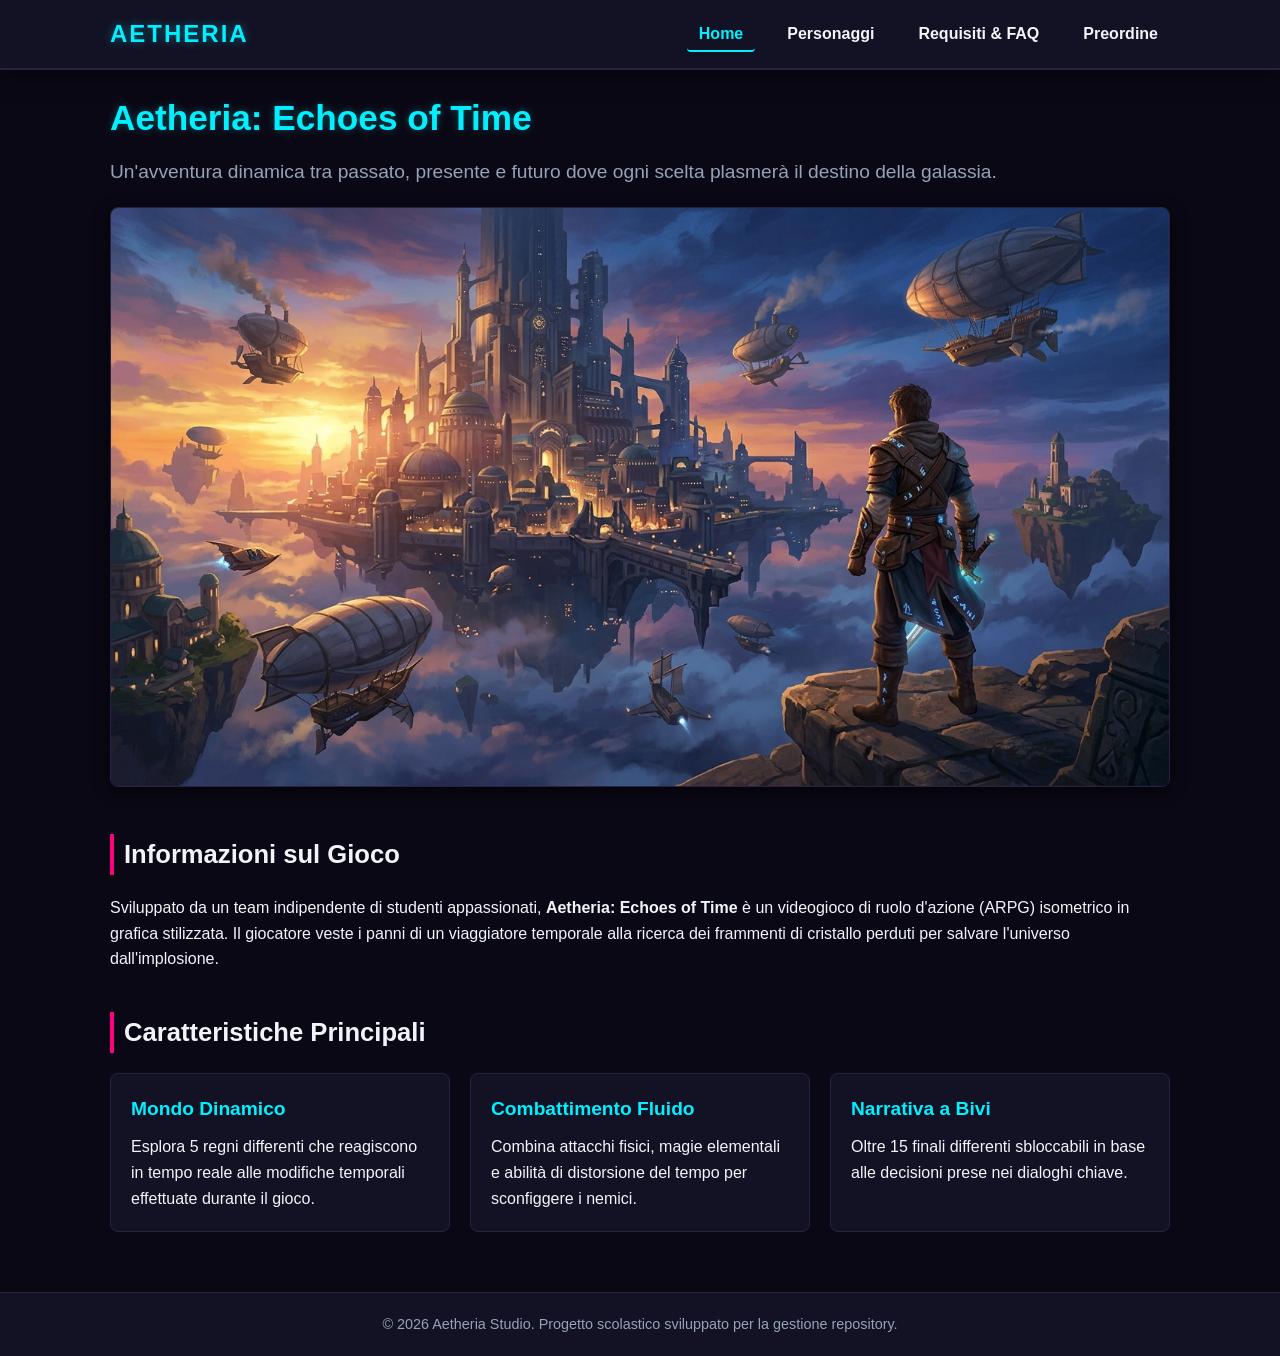
<file: index.html>
<!doctype html>
<html lang="it">
  <head>
    <meta charset="UTF-8" />
    <meta name="viewport" content="width=device-width, initial-scale=1.0" />
    <title>Aetheria: Echoes of Time - Sito Ufficiale &amp; Press Kit</title>
    <link rel="stylesheet" href="css/style.css" />
  </head>
  <body>
    <header>
      <div class="header-container">
        <span class="logo">AETHERIA</span>
        <nav>
          <ul>
            <li><a href="index.html" class="active">Home</a></li>
            <li><a href="personaggi.html">Personaggi</a></li>
            <li><a href="requisiti.html">Requisiti &amp; FAQ</a></li>
            <li><a href="preordine.html">Preordine</a></li>
          </ul>
        </nav>
      </div>
    </header>

    <main>
      <section class="hero-section">
        <h1>Aetheria: Echoes of Time</h1>
        <p class="tagline">
          Un'avventura dinamica tra passato, presente e futuro dove ogni scelta
          plasmerà il destino della galassia.
        </p>
        <img
          src="img/hero.jpg"
          alt="Artwork principale del videogioco Aetheria che mostra la città fluttuante al tramonto"
          class="responsive-img"
        />
      </section>

      <section class="overview-section">
        <h2>Informazioni sul Gioco</h2>
        <p>
          Sviluppato da un team indipendente di studenti appassionati,
          <strong>Aetheria: Echoes of Time</strong> è un videogioco di ruolo
          d'azione (ARPG) isometrico in grafica stilizzata. Il giocatore veste i
          panni di un viaggiatore temporale alla ricerca dei frammenti di
          cristallo perduti per salvare l'universo dall'implosione.
        </p>
      </section>

      <section class="features-section">
        <h2>Caratteristiche Principali</h2>
        <div class="grid-container">
          <article class="feature-card">
            <h3>Mondo Dinamico</h3>
            <p>
              Esplora 5 regni differenti che reagiscono in tempo reale alle
              modifiche temporali effettuate durante il gioco.
            </p>
          </article>
          <article class="feature-card">
            <h3>Combattimento Fluido</h3>
            <p>
              Combina attacchi fisici, magie elementali e abilità di distorsione
              del tempo per sconfiggere i nemici.
            </p>
          </article>
          <article class="feature-card">
            <h3>Narrativa a Bivi</h3>
            <p>
              Oltre 15 finali differenti sbloccabili in base alle decisioni
              prese nei dialoghi chiave.
            </p>
          </article>
        </div>
      </section>
    </main>

    <footer>
      <p>
        &copy; 2026 Aetheria Studio. Progetto scolastico sviluppato per la
        gestione repository.
      </p>
    </footer>
  </body>
</html>
</file>
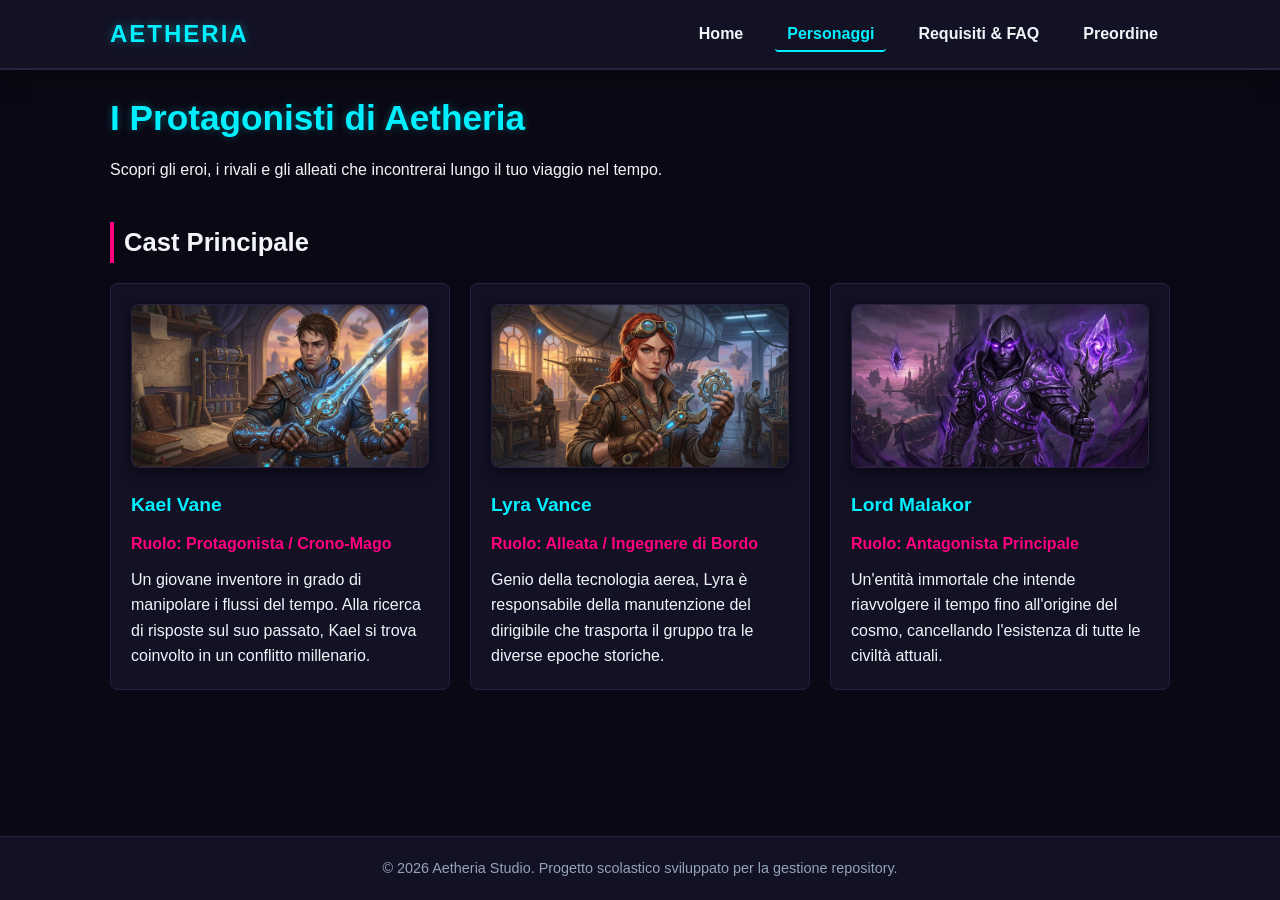
<file: personaggi.html>
<!doctype html>
<html lang="it">
  <head>
    <meta charset="UTF-8" />
    <meta name="viewport" content="width=device-width, initial-scale=1.0" />
    <title>Personaggi - Aetheria: Echoes of Time</title>
    <link rel="stylesheet" href="css/style.css" />
  </head>
  <body>
    <header>
      <div class="header-container">
        <span class="logo">AETHERIA</span>
        <nav>
          <ul>
            <li><a href="index.html">Home</a></li>
            <li><a href="personaggi.html" class="active">Personaggi</a></li>
            <li><a href="requisiti.html">Requisiti &amp; FAQ</a></li>
            <li><a href="preordine.html">Preordine</a></li>
          </ul>
        </nav>
      </div>
    </header>

    <main>
      <section class="intro-section">
        <h1>I Protagonisti di Aetheria</h1>
        <p>
          Scopri gli eroi, i rivali e gli alleati che incontrerai lungo il tuo
          viaggio nel tempo.
        </p>
      </section>

      <section class="characters-section">
        <h2>Cast Principale</h2>
        <div class="grid-container">
          <article class="character-card">
            <img
              src="img/hero-ch.jpg"
              alt="Ritratto di Kael, il crono-mago protagonista con la sua spada temporale"
              class="responsive-img"
            />
            <h3>Kael Vane</h3>
            <p class="role">Ruolo: Protagonista / Crono-Mago</p>
            <p>
              Un giovane inventore in grado di manipolare i flussi del tempo.
              Alla ricerca di risposte sul suo passato, Kael si trova coinvolto
              in un conflitto millenario.
            </p>
          </article>

          <article class="character-card">
            <img
              src="img/companion-ch.jpg"
              alt="Ritratto di Lyra, ingegnere esperta con la sua tuta meccanica"
              class="responsive-img"
            />
            <h3>Lyra Vance</h3>
            <p class="role">Ruolo: Alleata / Ingegnere di Bordo</p>
            <p>
              Genio della tecnologia aerea, Lyra è responsabile della
              manutenzione del dirigibile che trasporta il gruppo tra le diverse
              epoche storiche.
            </p>
          </article>

          <article class="character-card">
            <img
              src="img/villain-ch.jpg"
              alt="Ritratto dell'Antico Lord Malakor in armatura scura"
              class="responsive-img"
            />
            <h3>Lord Malakor</h3>
            <p class="role">Ruolo: Antagonista Principale</p>
            <p>
              Un'entità immortale che intende riavvolgere il tempo fino
              all'origine del cosmo, cancellando l'esistenza di tutte le civiltà
              attuali.
            </p>
          </article>
        </div>
      </section>
    </main>

    <footer>
      <p>
        &copy; 2026 Aetheria Studio. Progetto scolastico sviluppato per la
        gestione repository.
      </p>
    </footer>
  </body>
</html>
</file>
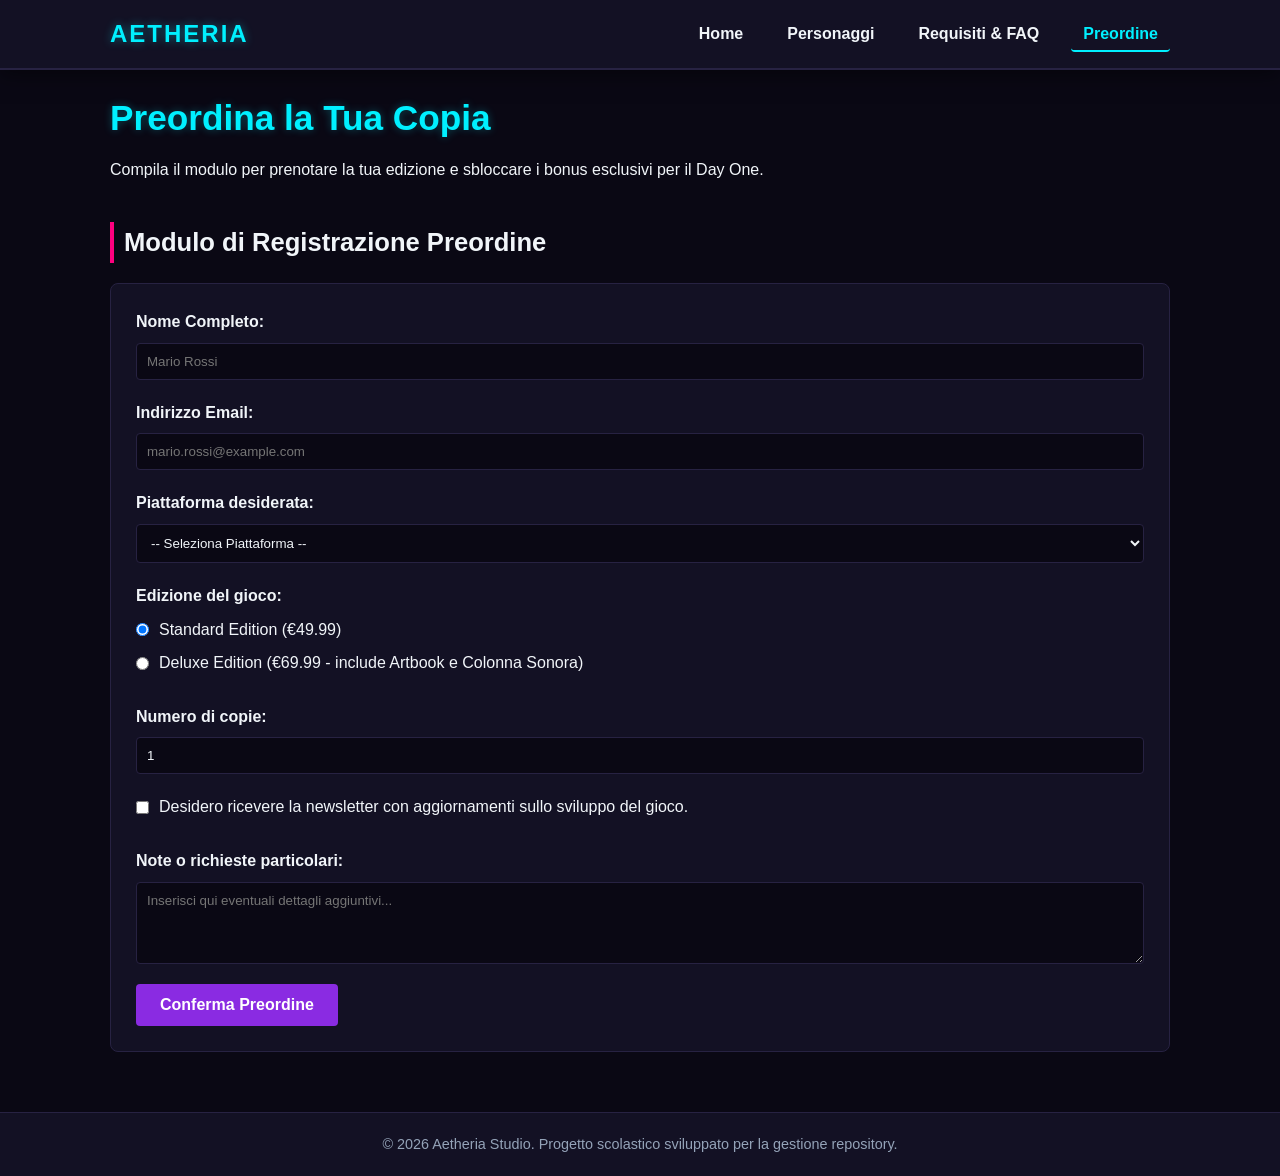
<file: preordine.html>
<!doctype html>
<html lang="it">
  <head>
    <meta charset="UTF-8" />
    <meta name="viewport" content="width=device-width, initial-scale=1.0" />
    <title>Preordine - Aetheria: Echoes of Time</title>
    <link rel="stylesheet" href="css/style.css" />
  </head>
  <body>
    <header>
      <div class="header-container">
        <span class="logo">AETHERIA</span>
        <nav>
          <ul>
            <li><a href="index.html">Home</a></li>
            <li><a href="personaggi.html">Personaggi</a></li>
            <li><a href="requisiti.html">Requisiti &amp; FAQ</a></li>
            <li><a href="preordine.html" class="active">Preordine</a></li>
          </ul>
        </nav>
      </div>
    </header>

    <main>
      <section class="intro-section">
        <h1>Preordina la Tua Copia</h1>
        <p>
          Compila il modulo per prenotare la tua edizione e sbloccare i bonus
          esclusivi per il Day One.
        </p>
      </section>

      <section class="form-section">
        <h2>Modulo di Registrazione Preordine</h2>
        <form action="#" method="post" class="preorder-form">
          <div class="form-group">
            <label for="fullname">Nome Completo:</label>
            <input
              type="text"
              id="fullname"
              name="fullname"
              placeholder="Mario Rossi"
              required
            />
          </div>

          <div class="form-group">
            <label for="email">Indirizzo Email:</label>
            <input
              type="email"
              id="email"
              name="email"
              placeholder="mario.rossi@example.com"
              required
            />
          </div>

          <div class="form-group">
            <label for="platform">Piattaforma desiderata:</label>
            <select id="platform" name="platform" required>
              <option value="">-- Seleziona Piattaforma --</option>
              <option value="pc-steam">PC (Steam)</option>
              <option value="pc-epic">PC (Epic Games Store)</option>
              <option value="ps5">PlayStation 5</option>
              <option value="xbox">Xbox Series X/S</option>
            </select>
          </div>

          <div class="form-group">
            <label for="edition">Edizione del gioco:</label>
            <div class="radio-group">
              <label>
                <input type="radio" name="edition" value="standard" checked />
                Standard Edition (€49.99)
              </label>
              <label>
                <input type="radio" name="edition" value="deluxe" /> Deluxe
                Edition (€69.99 - include Artbook e Colonna Sonora)
              </label>
            </div>
          </div>

          <div class="form-group">
            <label for="copies">Numero di copie:</label>
            <input
              type="number"
              id="copies"
              name="copies"
              min="1"
              max="5"
              value="1"
            />
          </div>

          <div class="form-group checkbox-group">
            <label for="newsletter">
              <input
                type="checkbox"
                id="newsletter"
                name="newsletter"
                value="yes"
              />
              Desidero ricevere la newsletter con aggiornamenti sullo sviluppo
              del gioco.
            </label>
          </div>

          <div class="form-group">
            <label for="notes">Note o richieste particolari:</label>
            <textarea
              id="notes"
              name="notes"
              rows="4"
              placeholder="Inserisci qui eventuali dettagli aggiuntivi..."
            ></textarea>
          </div>

          <button type="submit" class="submit-btn">Conferma Preordine</button>
        </form>
      </section>
    </main>

    <footer>
      <p>
        &copy; 2026 Aetheria Studio. Progetto scolastico sviluppato per la
        gestione repository.
      </p>
    </footer>
  </body>
</html>
</file>
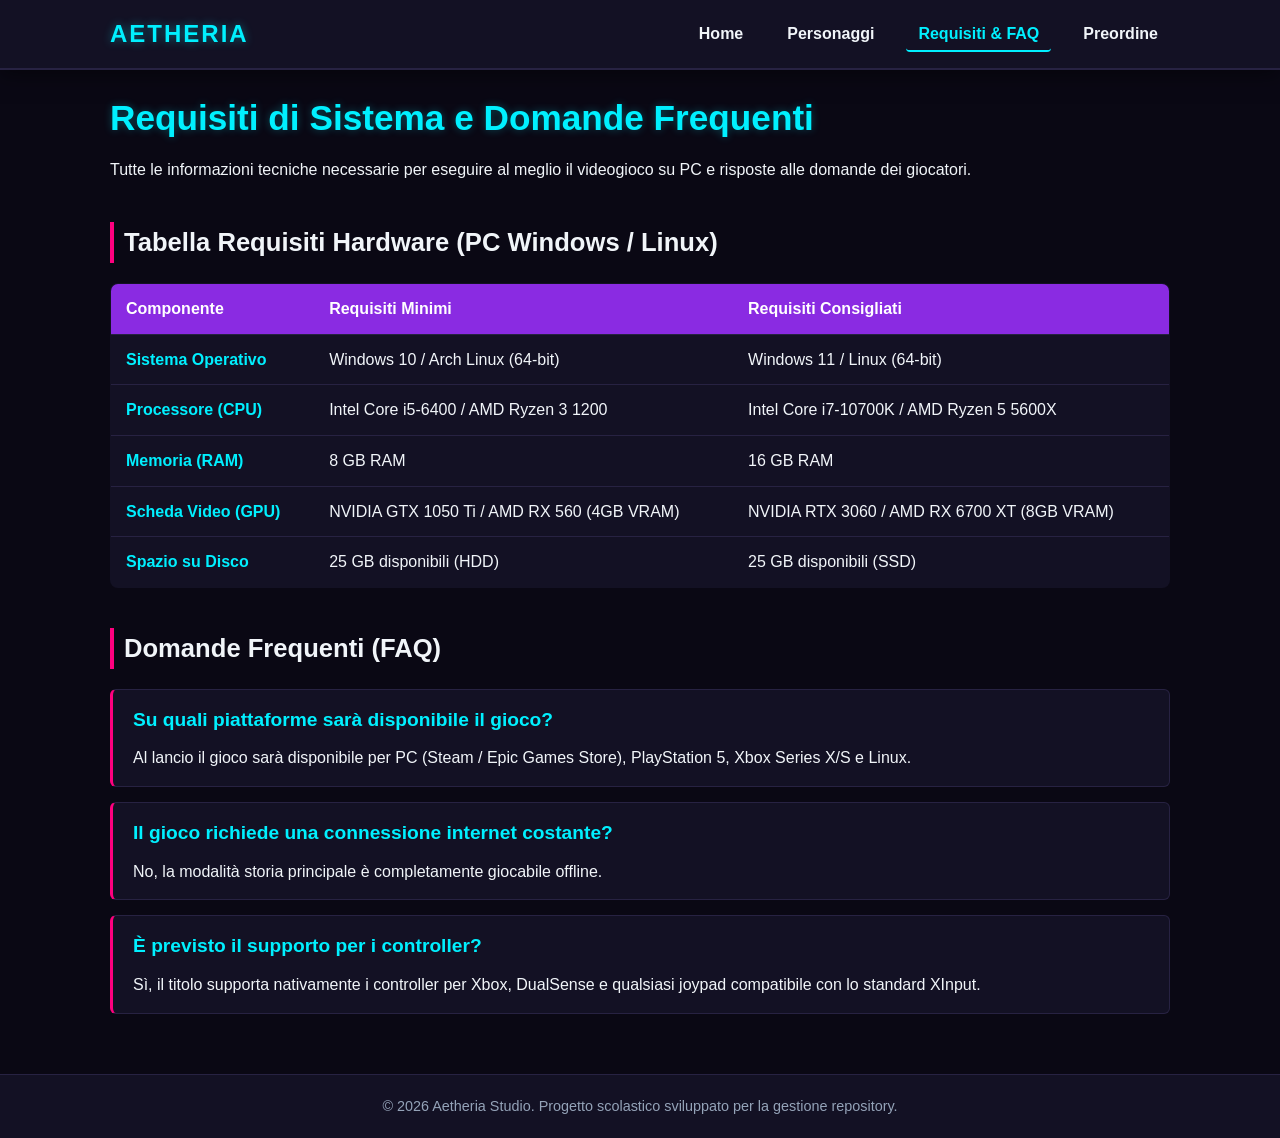
<file: requisiti.html>
<!doctype html>
<html lang="it">
  <head>
    <meta charset="UTF-8" />
    <meta name="viewport" content="width=device-width, initial-scale=1.0" />
    <title>Requisiti &amp; FAQ - Aetheria: Echoes of Time</title>
    <link rel="stylesheet" href="css/style.css" />
  </head>
  <body>
    <header>
      <div class="header-container">
        <span class="logo">AETHERIA</span>
        <nav>
          <ul>
            <li><a href="index.html">Home</a></li>
            <li><a href="personaggi.html">Personaggi</a></li>
            <li>
              <a href="requisiti.html" class="active">Requisiti &amp; FAQ</a>
            </li>
            <li><a href="preordine.html">Preordine</a></li>
          </ul>
        </nav>
      </div>
    </header>

    <main>
      <section class="intro-section">
        <h1>Requisiti di Sistema e Domande Frequenti</h1>
        <p>
          Tutte le informazioni tecniche necessarie per eseguire al meglio il
          videogioco su PC e risposte alle domande dei giocatori.
        </p>
      </section>

      <section class="specs-section">
        <h2>Tabella Requisiti Hardware (PC Windows / Linux)</h2>
        <div class="table-container">
          <table>
            <thead>
              <tr>
                <th>Componente</th>
                <th>Requisiti Minimi</th>
                <th>Requisiti Consigliati</th>
              </tr>
            </thead>
            <tbody>
              <tr>
                <th>Sistema Operativo</th>
                <td>Windows 10 / Arch Linux (64-bit)</td>
                <td>Windows 11 / Linux (64-bit)</td>
              </tr>
              <tr>
                <th>Processore (CPU)</th>
                <td>Intel Core i5-6400 / AMD Ryzen 3 1200</td>
                <td>Intel Core i7-10700K / AMD Ryzen 5 5600X</td>
              </tr>
              <tr>
                <th>Memoria (RAM)</th>
                <td>8 GB RAM</td>
                <td>16 GB RAM</td>
              </tr>
              <tr>
                <th>Scheda Video (GPU)</th>
                <td>NVIDIA GTX 1050 Ti / AMD RX 560 (4GB VRAM)</td>
                <td>NVIDIA RTX 3060 / AMD RX 6700 XT (8GB VRAM)</td>
              </tr>
              <tr>
                <th>Spazio su Disco</th>
                <td>25 GB disponibili (HDD)</td>
                <td>25 GB disponibili (SSD)</td>
              </tr>
            </tbody>
          </table>
        </div>
      </section>

      <section class="faq-section">
        <h2>Domande Frequenti (FAQ)</h2>
        <article class="faq-item">
          <h3>Su quali piattaforme sarà disponibile il gioco?</h3>
          <p>
            Al lancio il gioco sarà disponibile per PC (Steam / Epic Games
            Store), PlayStation 5, Xbox Series X/S e Linux.
          </p>
        </article>
        <article class="faq-item">
          <h3>Il gioco richiede una connessione internet costante?</h3>
          <p>
            No, la modalità storia principale è completamente giocabile offline.
          </p>
        </article>
        <article class="faq-item">
          <h3>È previsto il supporto per i controller?</h3>
          <p>
            Sì, il titolo supporta nativamente i controller per Xbox, DualSense
            e qualsiasi joypad compatibile con lo standard XInput.
          </p>
        </article>
      </section>
    </main>

    <footer>
      <p>
        &copy; 2026 Aetheria Studio. Progetto scolastico sviluppato per la
        gestione repository.
      </p>
    </footer>
  </body>
</html>
</file>
<file: css/style.css>
:root {
  --primary-color: #8a2be2;
  --secondary-color: #00f0ff;
  --accent-color: #ff007f;
  --bg-dark: #0a0814;
  --bg-card: #131124;
  --text-color: #f1f5f9;
  --text-muted: #94a3b8;
  --accent-hover: #b829ea;
  --border-color: #272242;
  --font-main: "Segoe UI", Tahoma, Geneva, Verdana, sans-serif;
  --max-width: 1100px;
}

* {
  box-sizing: border-box;
  margin: 0;
  padding: 0;
}

body {
  background-color: var(--bg-dark);
  color: var(--text-color);
  font-family: var(--font-main);
  line-height: 1.6;
  display: flex;
  flex-direction: column;
  min-height: 100vh;
}

main {
  flex: 1;
  width: 100%;
  max-width: var(--max-width);
  margin: 0 auto;
  padding: 20px;
}

header {
  background-color: var(--bg-card);
  border-bottom: 2px solid var(--border-color);
  position: sticky;
  top: 0;
  z-index: 100;
  box-shadow: 0 4px 20px rgba(0, 0, 0, 0.5);
}

.header-container {
  max-width: var(--max-width);
  margin: 0 auto;
  padding: 15px 20px;
  display: flex;
  justify-content: space-between;
  align-items: center;
}

.logo {
  font-size: 1.5rem;
  font-weight: bold;
  color: var(--secondary-color);
  letter-spacing: 2px;
  text-shadow: 0 0 10px rgba(0, 240, 255, 0.4);
}

nav ul {
  display: flex;
  list-style: none;
  gap: 20px;
}

nav a {
  color: var(--text-color);
  text-decoration: none;
  font-weight: 600;
  padding: 8px 12px;
  border-radius: 4px;
  transition: all 0.3s ease;
}

nav a:hover {
  background-color: var(--primary-color);
  color: #ffffff;
  box-shadow: 0 0 12px rgba(138, 43, 226, 0.6);
}

nav a.active {
  border-bottom: 2px solid var(--secondary-color);
  color: var(--secondary-color);
}

section {
  margin-bottom: 40px;
}

h1 {
  font-size: 2.2rem;
  color: var(--secondary-color);
  margin-bottom: 10px;
  text-shadow: 0 0 8px rgba(0, 240, 255, 0.3);
}

h2 {
  font-size: 1.6rem;
  margin-bottom: 20px;
  border-left: 4px solid var(--accent-color);
  padding-left: 10px;
  color: var(--text-color);
}

h3 {
  font-size: 1.2rem;
  color: var(--secondary-color);
  margin-bottom: 10px;
}

.tagline {
  font-size: 1.2rem;
  color: var(--text-muted);
  margin-bottom: 20px;
}

.responsive-img {
  max-width: 100%;
  height: auto;
  border-radius: 8px;
  border: 1px solid var(--border-color);
  box-shadow: 0 4px 15px rgba(0, 0, 0, 0.6);
}

.grid-container {
  display: grid;
  grid-template-columns: repeat(auto-fit, minmax(280px, 1fr));
  gap: 20px;
}

.feature-card,
.character-card {
  background-color: var(--bg-card);
  padding: 20px;
  border-radius: 8px;
  border: 1px solid var(--border-color);
  transition:
    transform 0.3s ease,
    border-color 0.3s ease;
}

.feature-card:hover,
.character-card:hover {
  transform: translateY(-4px);
  border-color: var(--primary-color);
}

.character-card img {
  margin-bottom: 15px;
}

.role {
  font-weight: bold;
  color: var(--accent-color);
  margin-bottom: 10px;
}

.table-container {
  overflow-x: auto;
}

table {
  width: 100%;
  border-collapse: collapse;
  background-color: var(--bg-card);
  border-radius: 8px;
  overflow: hidden;
  border: 1px solid var(--border-color);
}

th,
td {
  padding: 12px 15px;
  text-align: left;
  border-bottom: 1px solid var(--border-color);
}

thead th {
  background-color: var(--primary-color);
  color: #ffffff;
  font-size: 1rem;
}

tbody th {
  color: var(--secondary-color);
  font-weight: 600;
}

tbody tr:hover {
  background-color: rgba(138, 43, 226, 0.1);
}

.preorder-form {
  background-color: var(--bg-card);
  padding: 25px;
  border-radius: 8px;
  border: 1px solid var(--border-color);
}

.form-group {
  margin-bottom: 20px;
  display: flex;
  flex-direction: column;
}

.form-group label {
  margin-bottom: 8px;
  font-weight: 600;
}

input[type="text"],
input[type="email"],
input[type="number"],
select,
textarea {
  width: 100%;
  padding: 10px;
  border: 1px solid var(--border-color);
  border-radius: 4px;
  background-color: var(--bg-dark);
  color: var(--text-color);
  font-family: inherit;
  transition: border-color 0.3s ease;
}

input:focus,
select:focus,
textarea:focus {
  outline: none;
  border-color: var(--secondary-color);
  box-shadow: 0 0 8px rgba(0, 240, 255, 0.3);
}

.radio-group label,
.checkbox-group label {
  display: flex;
  align-items: center;
  gap: 10px;
  margin-bottom: 8px;
  font-weight: normal;
  cursor: pointer;
}

.submit-btn {
  background-color: var(--primary-color);
  color: #ffffff;
  border: none;
  padding: 12px 24px;
  font-size: 1rem;
  font-weight: bold;
  border-radius: 4px;
  cursor: pointer;
  transition: all 0.3s ease;
}

.submit-btn:hover {
  background-color: var(--accent-hover);
  box-shadow: 0 0 15px rgba(184, 41, 234, 0.5);
}

.faq-item {
  background-color: var(--bg-card);
  padding: 15px 20px;
  border-radius: 6px;
  margin-bottom: 15px;
  border-left: 3px solid var(--accent-color);
  border-top: 1px solid var(--border-color);
  border-right: 1px solid var(--border-color);
  border-bottom: 1px solid var(--border-color);
}

footer {
  background-color: var(--bg-card);
  border-top: 1px solid var(--border-color);
  text-align: center;
  padding: 20px;
  color: var(--text-muted);
  font-size: 0.9rem;
}

@media (max-width: 768px) {
  .header-container {
    flex-direction: column;
    gap: 15px;
  }

  nav ul {
    flex-direction: column;
    align-items: center;
    gap: 10px;
    width: 100%;
  }

  nav a {
    display: block;
    width: 100%;
    text-align: center;
  }

  h1 {
    font-size: 1.8rem;
  }

  h2 {
    font-size: 1.4rem;
  }
}
</file>
